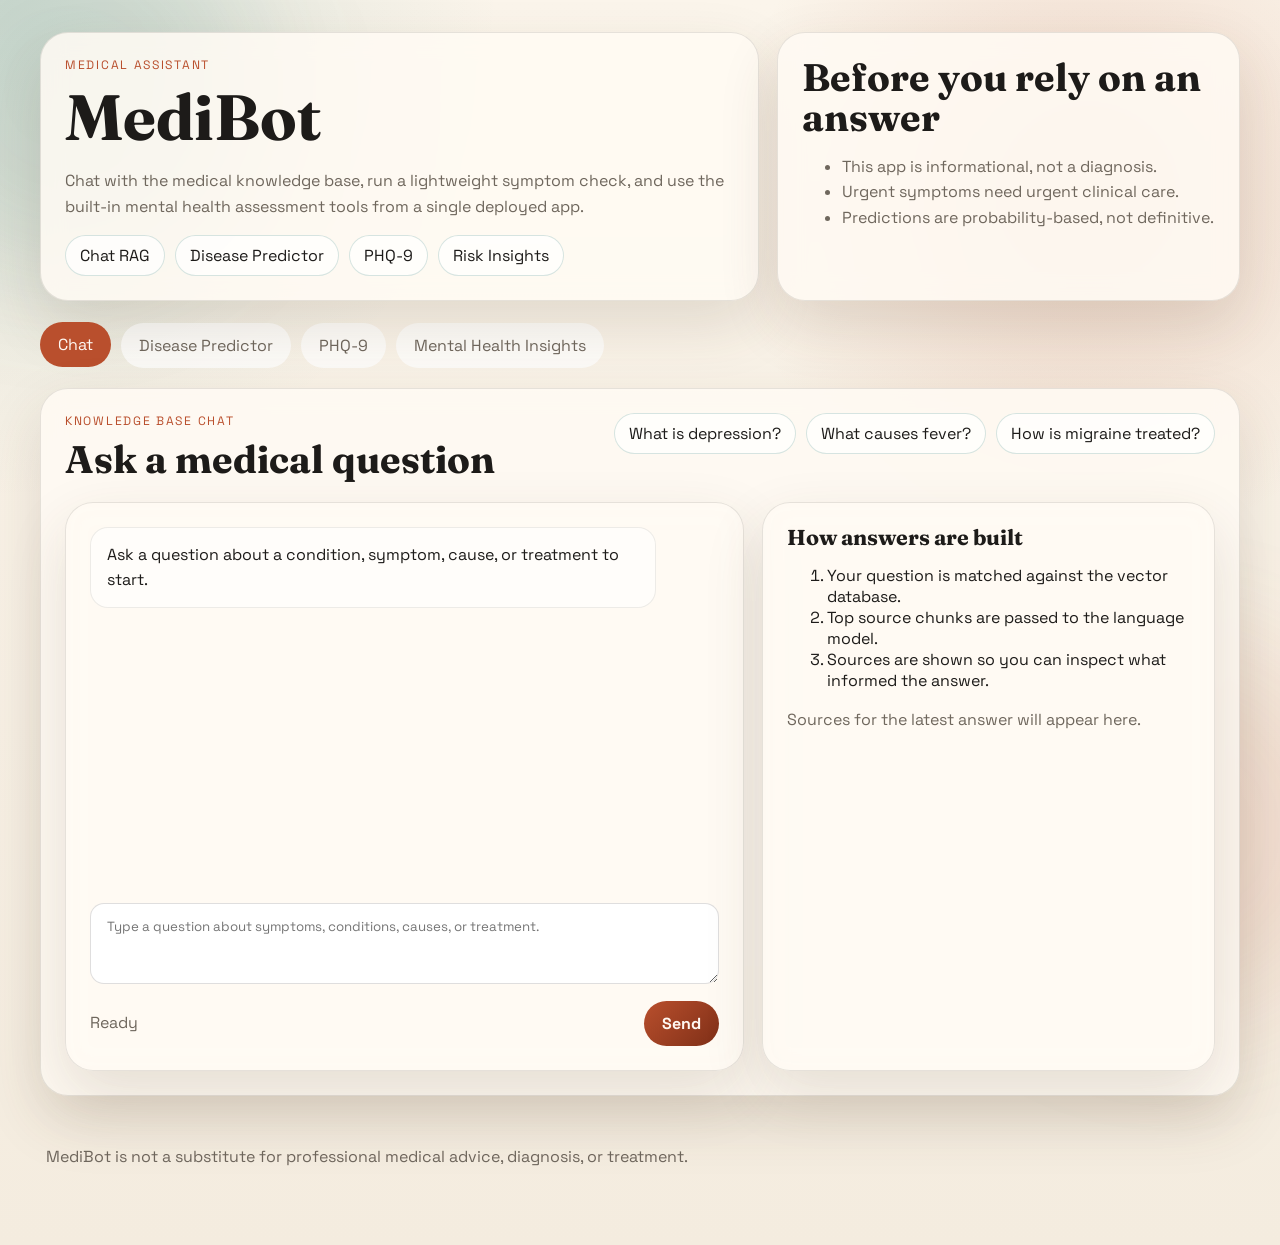
<file: index.html>
<!doctype html>
<html lang="en">
<head>
  <meta charset="utf-8">
  <meta name="viewport" content="width=device-width, initial-scale=1">
  <title>MediBot</title>
  <link rel="preconnect" href="https://fonts.googleapis.com">
  <link rel="preconnect" href="https://fonts.gstatic.com" crossorigin>
  <link href="https://fonts.googleapis.com/css2?family=Fraunces:wght@600;700&family=Space+Grotesk:wght@400;500;700&display=swap" rel="stylesheet">
  <link rel="stylesheet" href="/styles.css">
</head>
<body>
  <div class="page-shell">
    <div class="glow glow-a"></div>
    <div class="glow glow-b"></div>

    <header class="hero">
      <div class="hero-copy">
        <p class="eyebrow">Medical Assistant</p>
        <h1>MediBot</h1>
        <p class="hero-text">
          Chat with the medical knowledge base, run a lightweight symptom check,
          and use the built-in mental health assessment tools from a single deployed app.
        </p>
        <div class="hero-tags">
          <span>Chat RAG</span>
          <span>Disease Predictor</span>
          <span>PHQ-9</span>
          <span>Risk Insights</span>
        </div>
      </div>
      <aside class="hero-panel">
        <h2>Before you rely on an answer</h2>
        <ul>
          <li>This app is informational, not a diagnosis.</li>
          <li>Urgent symptoms need urgent clinical care.</li>
          <li>Predictions are probability-based, not definitive.</li>
        </ul>
      </aside>
    </header>

    <nav class="tab-bar" aria-label="App sections">
      <button class="tab-button active" data-tab="chat">Chat</button>
      <button class="tab-button" data-tab="predictor">Disease Predictor</button>
      <button class="tab-button" data-tab="phq9">PHQ-9</button>
      <button class="tab-button" data-tab="insights">Mental Health Insights</button>
    </nav>

    <main>
      <section class="panel active" id="panel-chat">
        <div class="panel-head">
          <div>
            <p class="panel-kicker">Knowledge Base Chat</p>
            <h2>Ask a medical question</h2>
          </div>
          <div class="chip-row">
            <button class="chip prompt-chip" data-prompt="What is depression?">What is depression?</button>
            <button class="chip prompt-chip" data-prompt="What causes fever?">What causes fever?</button>
            <button class="chip prompt-chip" data-prompt="How is migraine treated?">How is migraine treated?</button>
          </div>
        </div>

        <div class="chat-layout">
          <div class="chat-card">
            <div id="chatMessages" class="chat-messages" aria-live="polite"></div>
            <form id="chatForm" class="chat-form">
              <label class="sr-only" for="chatInput">Ask a medical question</label>
              <textarea id="chatInput" rows="3" placeholder="Type a question about symptoms, conditions, causes, or treatment."></textarea>
              <div class="chat-actions">
                <span id="chatStatus" class="status-text">Ready</span>
                <button type="submit" class="primary-button">Send</button>
              </div>
            </form>
          </div>

          <aside class="side-card">
            <h3>How answers are built</h3>
            <ol>
              <li>Your question is matched against the vector database.</li>
              <li>Top source chunks are passed to the language model.</li>
              <li>Sources are shown so you can inspect what informed the answer.</li>
            </ol>
            <div id="sourceList" class="source-list"></div>
          </aside>
        </div>
      </section>

      <section class="panel" id="panel-predictor">
        <div class="panel-head">
          <div>
            <p class="panel-kicker">Lightweight Triage</p>
            <h2>Describe your symptoms</h2>
          </div>
        </div>
        <div class="grid-two">
          <div class="card">
            <label for="symptomInput" class="field-label">Symptoms</label>
            <textarea id="symptomInput" rows="7" placeholder="Example: I have high fever, body ache, cough, and difficulty breathing for 3 days."></textarea>
            <div class="inline-actions">
              <button id="predictButton" class="primary-button" type="button">Predict Conditions</button>
              <span id="predictStatus" class="status-text">Uses lightweight symptom scoring for deployment.</span>
            </div>
          </div>
          <div class="card">
            <h3>Prediction Results</h3>
            <div id="predictionResults" class="stack-list empty-state">Enter symptoms to see possible conditions.</div>
          </div>
        </div>
      </section>

      <section class="panel" id="panel-phq9">
        <div class="panel-head">
          <div>
            <p class="panel-kicker">Validated Screening</p>
            <h2>PHQ-9 Depression Assessment</h2>
          </div>
        </div>
        <div class="grid-two">
          <div class="card">
            <p class="section-copy">Over the last 2 weeks, how often have you been bothered by the following problems?</p>
            <form id="phq9Form" class="question-list"></form>
            <div class="inline-actions">
              <button id="phq9Submit" class="primary-button" type="button">Calculate Score</button>
              <button id="phq9Reset" class="ghost-button" type="button">Reset</button>
            </div>
          </div>
          <div class="card">
            <h3>Your Result</h3>
            <div id="phq9Result" class="empty-state">Complete the questionnaire to see your score and recommendations.</div>
            <div class="history-block">
              <div class="history-head">
                <h4>Recent Scores</h4>
                <span class="status-text">Stored in your browser only.</span>
              </div>
              <div id="phq9History" class="history-bars"></div>
            </div>
          </div>
        </div>
      </section>

      <section class="panel" id="panel-insights">
        <div class="panel-head">
          <div>
            <p class="panel-kicker">Mental Health Tools</p>
            <h2>Risk outlook and treatment snapshots</h2>
          </div>
        </div>

        <div class="grid-two">
          <div class="card">
            <h3>Risk Factor Analysis</h3>
            <form id="riskForm" class="grid-form">
              <label>Gender
                <select name="gender">
                  <option>Female</option>
                  <option>Male</option>
                </select>
              </label>
              <label>Age Group
                <select name="age_group">
                  <option>18-29</option>
                  <option>30-44</option>
                  <option>45-59</option>
                  <option>60+</option>
                </select>
              </label>
              <label>Family History
                <select name="family_history">
                  <option>Yes</option>
                  <option>No</option>
                </select>
              </label>
              <label>Chronic Illness
                <select name="chronic_illness">
                  <option>Yes</option>
                  <option>No</option>
                </select>
              </label>
              <label>Recent Stressful Event
                <select name="recent_trauma">
                  <option>Yes</option>
                  <option>No</option>
                </select>
              </label>
              <label>Social Support
                <select name="social_support">
                  <option>Low</option>
                  <option>Medium</option>
                  <option>High</option>
                </select>
              </label>
            </form>
            <div class="inline-actions">
              <button id="riskButton" class="primary-button" type="button">Analyze Risk</button>
            </div>
            <div id="riskResult" class="risk-result empty-state">Run the analysis to see a risk score and tailored guidance.</div>
          </div>

          <div class="card">
            <div class="insight-block">
              <div class="insight-head">
                <h3>Depression Course Patterns</h3>
                <select id="patternSelect"></select>
              </div>
              <div id="patternChart" class="mini-chart"></div>
              <div id="patternDescription" class="section-copy"></div>
            </div>

            <div class="insight-block">
              <div class="insight-head">
                <h3>Treatment Comparison</h3>
                <select id="treatmentSelect"></select>
              </div>
              <div id="treatmentChart" class="bar-chart"></div>
              <div id="treatmentNotes" class="note-list"></div>
            </div>
          </div>
        </div>
      </section>
    </main>

    <footer class="footer">
      <p>MediBot is not a substitute for professional medical advice, diagnosis, or treatment.</p>
    </footer>
  </div>

  <script src="/app.js" defer></script>
</body>
</html>
</file>
<file: styles.css>
:root {
  --bg: #fbf5eb;
  --panel: rgba(255, 251, 244, 0.86);
  --panel-strong: #fffdfa;
  --ink: #1d1b19;
  --muted: #6f675d;
  --border: rgba(31, 27, 23, 0.11);
  --brand: #b94f2d;
  --brand-deep: #7f2f17;
  --accent: #1f6f66;
  --shadow: 0 24px 60px rgba(76, 54, 34, 0.14);
  --radius-xl: 28px;
  --radius-lg: 20px;
  --radius-md: 14px;
}

* { box-sizing: border-box; }

html, body {
  margin: 0;
  padding: 0;
  min-height: 100%;
}

body {
  background:
    radial-gradient(circle at top left, rgba(31, 111, 102, 0.14), transparent 28%),
    radial-gradient(circle at 85% 15%, rgba(185, 79, 45, 0.18), transparent 24%),
    linear-gradient(180deg, #fbf5eb 0%, #f4ecdf 100%);
  color: var(--ink);
  font-family: "Space Grotesk", "Trebuchet MS", sans-serif;
}

.page-shell {
  width: min(1200px, calc(100% - 32px));
  margin: 0 auto;
  padding: 32px 0 48px;
  position: relative;
}

.glow {
  position: fixed;
  width: 380px;
  height: 380px;
  border-radius: 50%;
  filter: blur(60px);
  pointer-events: none;
  z-index: -1;
}

.glow-a { top: -100px; left: -120px; background: rgba(31, 111, 102, 0.12); }
.glow-b { right: -80px; bottom: -120px; background: rgba(185, 79, 45, 0.12); }

.hero,
.chat-layout,
.grid-two {
  display: grid;
  gap: 18px;
}

.hero { grid-template-columns: 1.4fr 0.9fr; }
.chat-layout,
.grid-two { grid-template-columns: 1.5fr 1fr; }

.hero-copy,
.hero-panel,
.panel,
.card,
.chat-card,
.side-card {
  background: var(--panel);
  border: 1px solid var(--border);
  border-radius: var(--radius-xl);
  box-shadow: var(--shadow);
  backdrop-filter: blur(12px);
}

.hero-copy,
.hero-panel,
.panel,
.card,
.chat-card,
.side-card { padding: 24px; }

.eyebrow,
.panel-kicker {
  margin: 0 0 10px;
  text-transform: uppercase;
  letter-spacing: 0.14em;
  font-size: 0.76rem;
  color: var(--brand);
}

h1, h2, h3, h4 {
  margin: 0;
  font-family: "Fraunces", Georgia, serif;
  line-height: 1.05;
}

h1 { font-size: clamp(3rem, 5vw, 5rem); margin-bottom: 18px; }
h2 { font-size: clamp(1.8rem, 3vw, 2.5rem); }
h3 { font-size: 1.35rem; }

.hero-text,
.section-copy,
.status-text,
.source-item,
.empty-state,
.footer,
.hero-panel li,
.risk-result,
.note-list {
  color: var(--muted);
  line-height: 1.6;
}

.hero-tags,
.chip-row,
.inline-actions,
.history-head,
.tab-bar {
  display: flex;
  flex-wrap: wrap;
  gap: 10px;
  align-items: center;
}

.hero-tags span,
.chip {
  border-radius: 999px;
  border: 1px solid rgba(31, 111, 102, 0.18);
  background: rgba(255, 255, 255, 0.72);
  color: var(--ink);
  padding: 9px 14px;
}

.tab-bar { margin: 22px 0 20px; }

.tab-button {
  border: 0;
  border-radius: 999px;
  padding: 12px 18px;
  background: rgba(255, 255, 255, 0.7);
  color: var(--muted);
  font-weight: 700;
  cursor: pointer;
  transition: transform 160ms ease, background 160ms ease, color 160ms ease;
}

.tab-button.active,
.tab-button:hover {
  background: var(--brand);
  color: #fff9f4;
  transform: translateY(-1px);
}

.panel {
  display: none;
  animation: rise 220ms ease;
}

.panel.active { display: block; }

@keyframes rise {
  from { opacity: 0; transform: translateY(8px); }
  to { opacity: 1; transform: translateY(0); }
}

.panel-head {
  display: flex;
  justify-content: space-between;
  gap: 16px;
  margin-bottom: 22px;
  align-items: start;
}

.chat-messages {
  min-height: 360px;
  display: flex;
  flex-direction: column;
  gap: 14px;
  margin-bottom: 16px;
}

.message {
  padding: 14px 16px;
  border-radius: 18px;
  max-width: 90%;
  white-space: pre-wrap;
  line-height: 1.6;
}

.message.user {
  margin-left: auto;
  background: linear-gradient(135deg, #1f6f66, #2f8f84);
  color: #f5fffd;
}

.message.bot {
  background: #fffdfa;
  border: 1px solid rgba(31, 27, 23, 0.08);
}

textarea,
select {
  width: 100%;
  border-radius: var(--radius-md);
  border: 1px solid rgba(31, 27, 23, 0.14);
  background: rgba(255, 255, 255, 0.94);
  padding: 14px 16px;
  color: var(--ink);
  font-family: inherit;
}

.chat-actions {
  display: flex;
  justify-content: space-between;
  gap: 12px;
  align-items: center;
  margin-top: 12px;
}

.primary-button,
.ghost-button,
.chip,
.tab-button {
  font: inherit;
}

.primary-button,
.ghost-button {
  border-radius: 999px;
  padding: 12px 18px;
  border: 0;
  cursor: pointer;
  transition: transform 160ms ease, opacity 160ms ease;
}

.primary-button {
  background: linear-gradient(135deg, var(--brand), var(--brand-deep));
  color: #fff8f2;
  font-weight: 700;
}

.ghost-button {
  background: rgba(31, 111, 102, 0.08);
  color: var(--accent);
  font-weight: 700;
}

.primary-button:hover,
.ghost-button:hover,
.chip:hover { transform: translateY(-1px); }

.source-list,
.stack-list,
.history-bars,
.note-list,
.bar-chart {
  display: flex;
  flex-direction: column;
  gap: 12px;
}

.source-item,
.prediction-card,
.history-item,
.bar-row,
.risk-metric {
  background: var(--panel-strong);
  border: 1px solid rgba(31, 27, 23, 0.08);
  border-radius: 16px;
  padding: 12px 14px;
}

.prediction-card h4 { margin-bottom: 8px; }

.meter {
  width: 100%;
  height: 10px;
  border-radius: 999px;
  background: rgba(31, 27, 23, 0.08);
  overflow: hidden;
}

.meter > span,
.bar-track > span {
  display: block;
  height: 100%;
  border-radius: inherit;
  background: linear-gradient(135deg, var(--brand), var(--accent));
}

.question-list {
  display: grid;
  gap: 16px;
}

.question-card {
  border: 1px solid rgba(31, 27, 23, 0.08);
  border-radius: 18px;
  padding: 14px;
  background: var(--panel-strong);
}

.question-options {
  display: grid;
  gap: 8px;
  margin-top: 10px;
}

.question-options label {
  display: flex;
  align-items: center;
  gap: 10px;
}

.score-badge {
  display: inline-flex;
  align-items: center;
  gap: 10px;
  border-radius: 999px;
  padding: 10px 16px;
  background: rgba(31, 111, 102, 0.1);
  color: var(--accent);
  font-weight: 700;
}

.history-bar {
  display: grid;
  grid-template-columns: 90px 1fr 50px;
  gap: 10px;
  align-items: center;
}

.grid-form {
  display: grid;
  grid-template-columns: 1fr 1fr;
  gap: 14px;
}

.grid-form label {
  display: grid;
  gap: 8px;
  color: var(--ink);
}

.mini-chart { margin: 14px 0; }

.mini-chart svg {
  width: 100%;
  height: 220px;
  overflow: visible;
}

.chart-line {
  fill: none;
  stroke: var(--brand);
  stroke-width: 4;
  stroke-linecap: round;
  stroke-linejoin: round;
}

.chart-area { fill: rgba(185, 79, 45, 0.12); }

.bar-row {
  display: grid;
  grid-template-columns: minmax(120px, 1fr) 1.3fr 50px;
  gap: 10px;
  align-items: center;
}

.bar-track {
  height: 11px;
  border-radius: 999px;
  background: rgba(31, 27, 23, 0.08);
  overflow: hidden;
}

.footer { margin-top: 20px; padding: 12px 6px; }

.sr-only {
  position: absolute;
  width: 1px;
  height: 1px;
  padding: 0;
  margin: -1px;
  overflow: hidden;
  clip: rect(0, 0, 0, 0);
  white-space: nowrap;
  border: 0;
}

@media (max-width: 980px) {
  .hero,
  .chat-layout,
  .grid-two { grid-template-columns: 1fr; }

  .panel-head,
  .chat-actions {
    flex-direction: column;
    align-items: stretch;
  }

  .grid-form { grid-template-columns: 1fr; }
}

@media (max-width: 640px) {
  .page-shell {
    width: min(100% - 20px, 1000px);
    padding-top: 18px;
  }

  .hero-copy,
  .hero-panel,
  .panel,
  .card,
  .chat-card,
  .side-card {
    padding: 18px;
    border-radius: 22px;
  }

  h1 { font-size: 2.6rem; }
  .bar-row,
  .history-bar { grid-template-columns: 1fr; }
  .message { max-width: 100%; }
}
</file>
